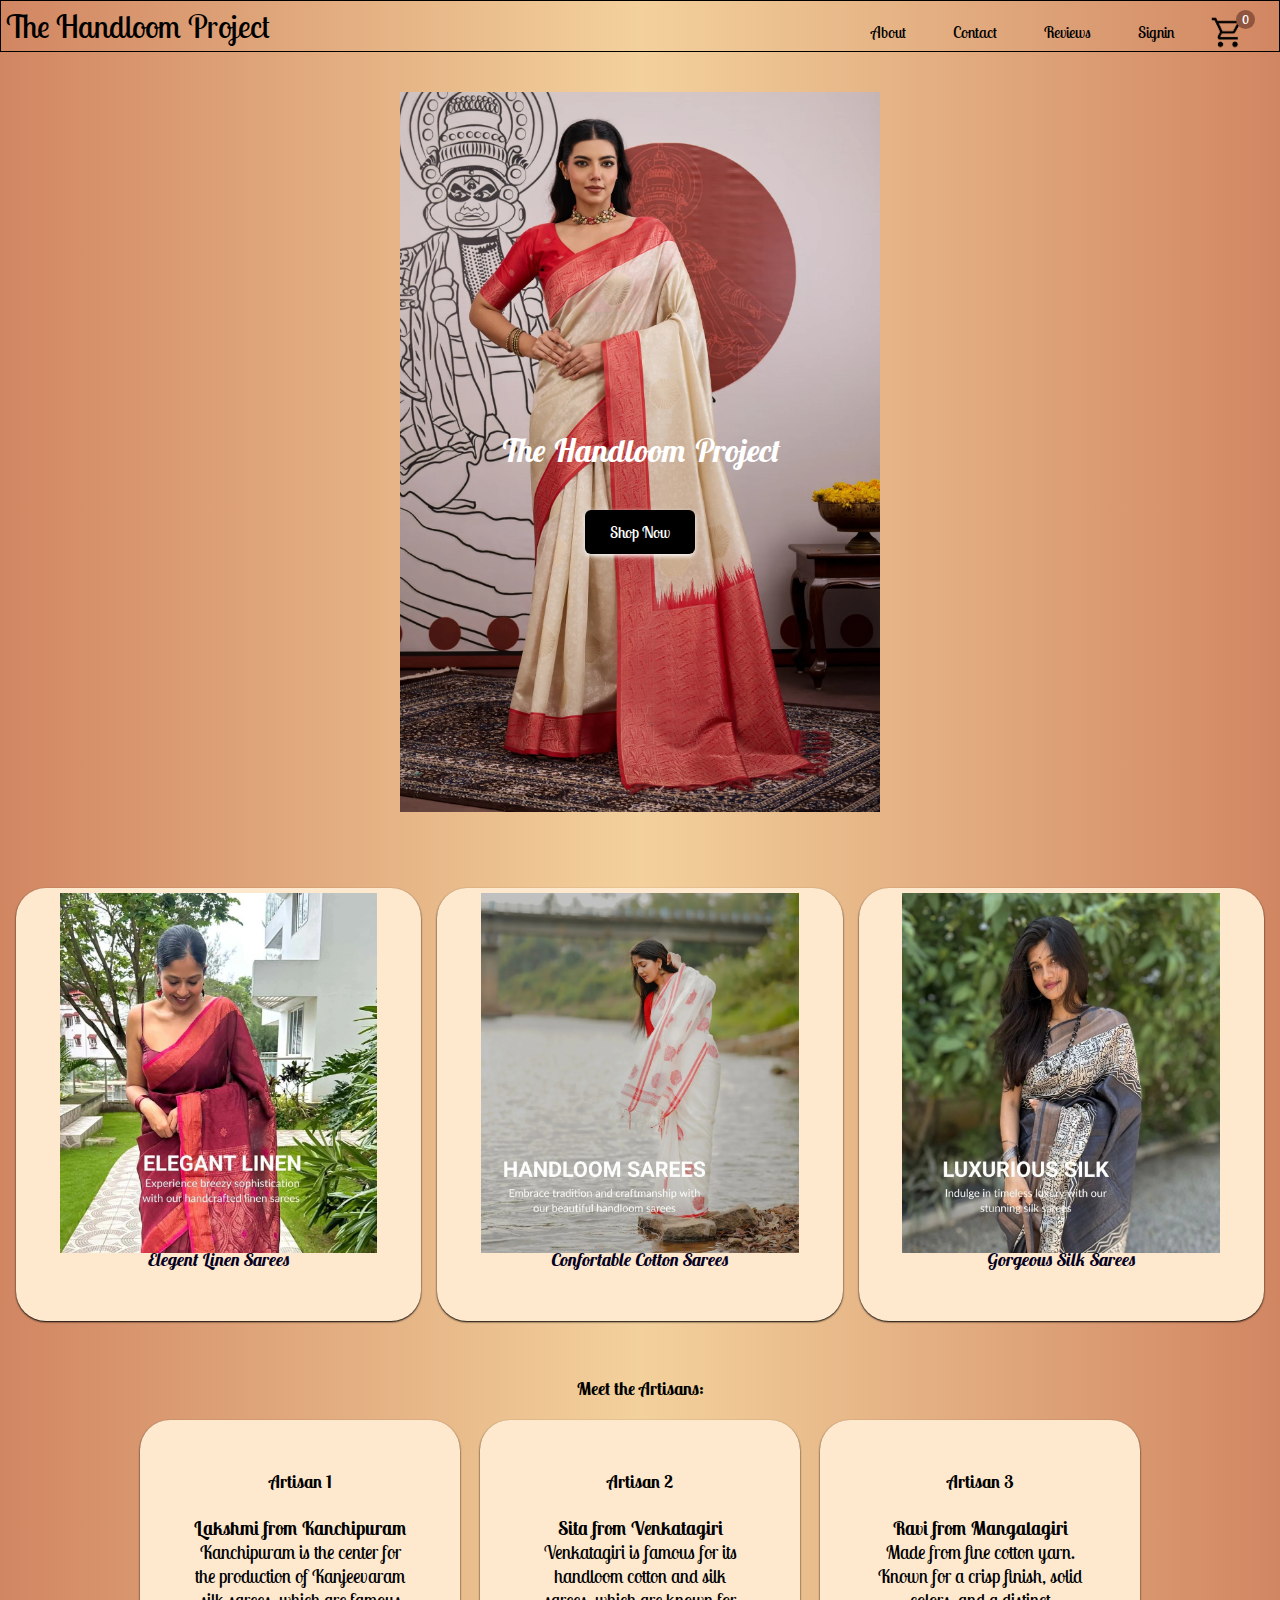
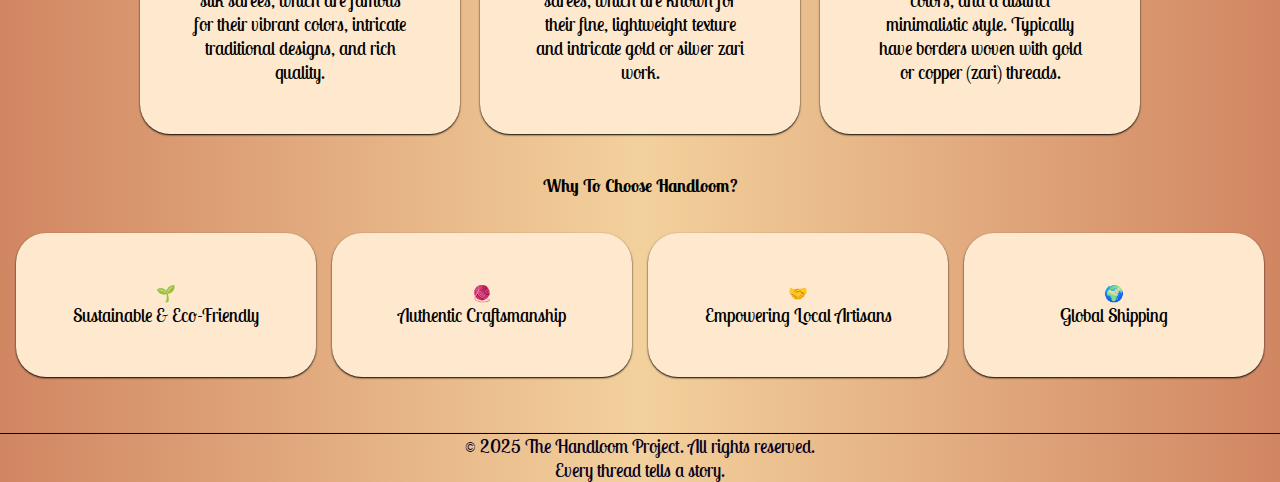
<file: index.html>
<!DOCTYPE html>
<html lang="en">
<head>
    <meta charset="UTF-8">
    <meta name="viewport" content="width=device-width, initial-scale=1.0">
    <title>Product Gallery Layout</title>
    <link rel="stylesheet" href="Style.css">
    <style>
        
       
    </style>
</head>
<body>
    <header>
      <div class="header-1">
       The Handloom Project
      </div>
      <div class="header-2">
    <nav>
      <span><a href="About.html">About</a></span>
      <span><a href="contact.html">Contact</a></span>
      <span><a href="review.html">Reviews</a></span>
      <span><a href="signin.html">Signin</a></span>&nbsp;&nbsp;&nbsp;&nbsp;&nbsp;
      <span><a href="cart.html" class="cart-icon">
    <img src="cart.png" alt="Cart">
    <span id="cart-count">0</span>
  </a></span>
    </nav>
    </div>
    </header>

    <br><br>
    <section id="hero" class="hero">
      <br><br><br><br>
      <span><h1><b><i>The Handloom Project</i></b></h1></span>
      <br><br>
      <button class="shopbtn" onclick="window.location.href = 'page1.html'">Shop Now</button>
    </section>
<br><br><br>
    <main>
   <section class="explore">
    <div class="product">
        <div class="img">
        <img src="images/Linen.jpg" alt="linen saree"/>
        </div>
        <br><br>
        <div class="pinfo">
        <h2><i>Elegent Linen Sarees</i></h2>
        </div>
    </div>

    <div class="product">
        <div class="img">
        <img src="images/cotton.jpg" alt="cotton saree"/>
        </div>
        <br><br>
        <div class="pinfo">
          <h2><i>Confortable Cotton Sarees</i></h2>
    </div>
    </div>

    <div class="product">
        <div class="img">
        <img src="images/silk.jpg" alt="silk saree"/>
        </div>
        <br><br>
        <div class="pinfo">
        <h2><i> Gorgeous Silk Sarees</i></h2>
    </div>
    </div>
   </section>
<br><br>
   <section>
    <h2>Meet the Artisans:</h2>
    <br>
    <div class="artisan">
      <div class="card">
        <h2>Artisan 1<h2>
        <br>
        <h3>Lakshmi from Kanchipuram</h3>
        <p>Kanchipuram is the center for the production of Kanjeevaram silk sarees, which are famous for their vibrant colors, intricate traditional designs, and rich quality.</p>
      </div>
      <div class="card">
        <h2>Artisan 2<h2>
        <br>
        <h3>Sita from Venkatagiri </h3>
        <p>Venkatagiri is famous for its handloom cotton and silk sarees, which are known for their fine, lightweight texture and intricate gold or silver zari work. </p>
      </div>
      <div class="card">
        <h2>Artisan 3<h2>
        <br>
        <h3>Ravi from Mangalagiri  </h3>
        <p>Made from fine cotton yarn. Known for a crisp finish, solid colors, and a distinct minimalistic style. Typically have borders woven with gold or copper (zari) threads.  </p>
      </div>
    </div>
  </section>
<br><br>
  <section class="why">
    <h2>Why To Choose Handloom?</h2>
    <br>
    <div class="why-item">
      <div class="item">
        <span>🌱</span>
        <p>Sustainable & Eco-Friendly</p>
      </div>
      <div class="item">
        <span>🧶</span>
        <p>Authentic Craftsmanship</p>
      </div>
      <div class="item">
        <span>🤝</span>
        <p>Empowering Local Artisans</p>
      </div>
      <div class="item">
        <span>🌍</span>
        <p>Global Shipping</p>
      </div>
    </div>
  </section>
</main>
<br><br>
<footer>
    <p>© 2025 The Handloom Project. All rights reserved.</p>
    <p>Every thread tells a story.</p>
  </footer>

  <script>
    
    const hero = document.getElementById("hero");

    // Background images for the hero section
    const images = [
      "images/h1.webp",
      "images/h2.jpg",
      "images/h3.avif"
    ];

    let index = 0;

    function changeBackground() {
      hero.style.backgroundImage = `url('${images[index]}')`;
      index = (index + 1) % images.length;
    }

    // Initial background setup
    changeBackground();
    setInterval(changeBackground, 4000);
  </script>
</body>
</html>
</file>
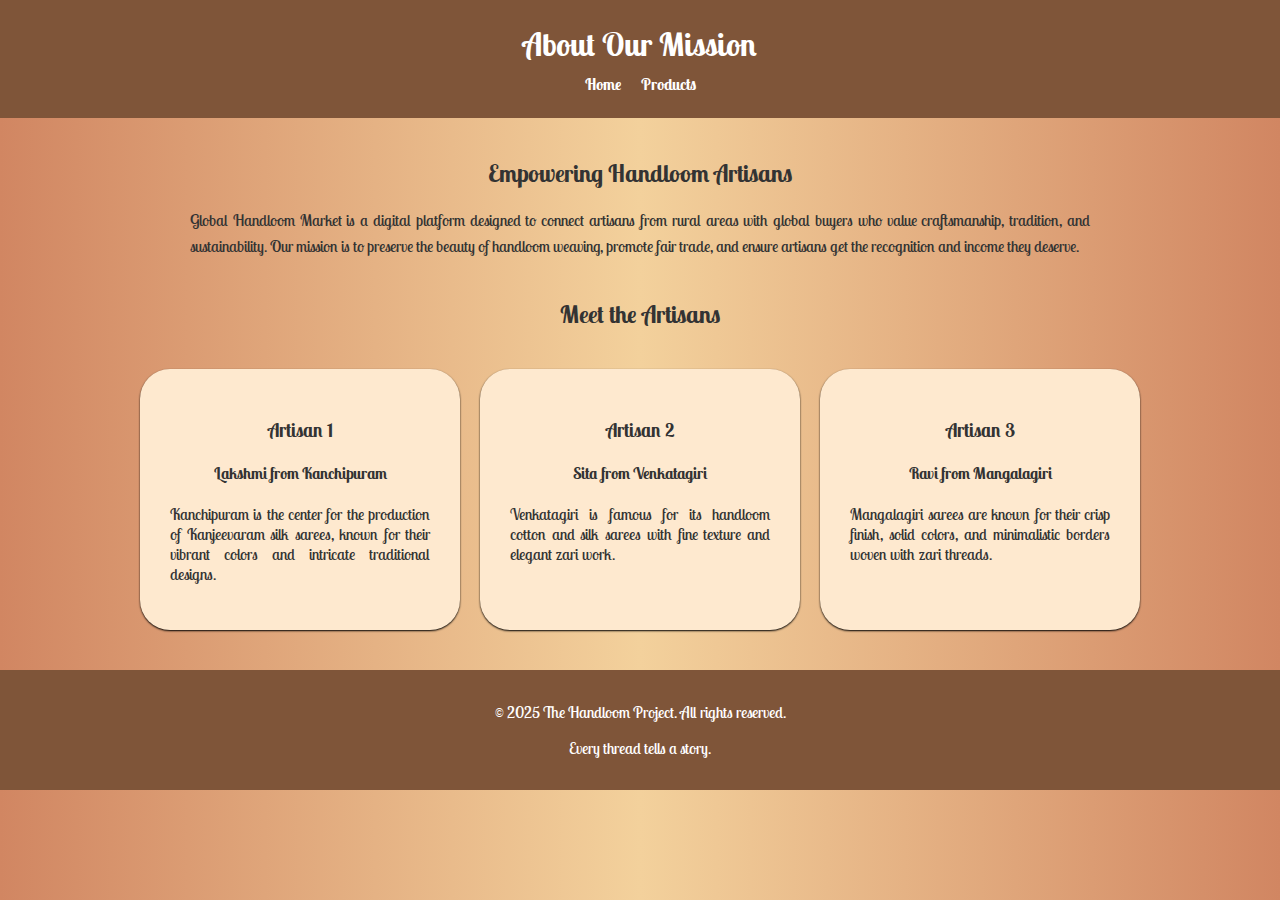
<file: About.html>
<!DOCTYPE html>
<html lang="en">
<head>
<meta charset="UTF-8">
<meta name="viewport" content="width=device-width, initial-scale=1.0">
<title>About Us - Global Handloom Market</title>

<style>
@import url('https://fonts.googleapis.com/css2?family=Lobster+Two&display=swap');

body{
  font-family:"Lobster Two", cursive;
  margin: 0;
  padding: 0;
  font-size: medium;
  background: linear-gradient(to right,#d18662,#f3d19c,#d18662);
  color: #333;
}

/* HEADER */
header {
  background-color: #7f5539;
  color: #fff;
  padding: 1.5rem 0;
  display: flex;
  flex-direction: column;
  align-items: center;
}

header h1 {
  margin: 0;
  text-align: center;
}

nav {
  margin-top: 10px;
}

nav ul {
  list-style: none;
  display: flex;
  gap: 20px;
  padding: 0;
  margin: 0;
}

nav a {
  color: white;
  text-decoration: none;
  font-weight: bold;
}

nav a:hover {
  text-decoration: underline;
}

/* ABOUT SECTION */
.about {
  max-width: 900px;
  margin: 40px auto;
  padding: 0 20px;
}

.about h2 {
  text-align: center;
}

.about p {
  text-align: justify;
  line-height: 1.6;
}

/* ARTISANS */
.artisan {
  display: grid;
  grid-template-columns: repeat(auto-fit, minmax(250px, 1fr));
  gap: 20px;
  max-width: 1000px;
  margin: 40px auto;
  padding: 0 20px;
}

.card {
  background-color: rgb(254, 233, 207);
  border-radius: 30px;
  box-shadow: 0px 1px 2px black;
  padding: 30px;
  text-align: center;
  transition: box-shadow 0.2s ease;
}

.card:hover {
  box-shadow: 0 4px 15px black;
}

.card p {
  text-align: justify;
}

/* FOOTER */
footer {
  background-color: #7f5539;
  color: white;
  padding: 1rem;
  margin-top: 2rem;
  text-align: center;
}

/* RESPONSIVE */
@media (max-width: 600px) {
  nav ul {
    flex-direction: column;
    align-items: center;
  }
}
</style>
</head>

<body>

<header>
  <h1>About Our Mission</h1>
  <nav>
    <ul>
      <li><a href="index.html">Home</a></li>
      <li><a href="page1.html">Products</a></li>
    </ul>
  </nav>
</header>

<section class="about">
  <h2>Empowering Handloom Artisans</h2>
  <p>
    Global Handloom Market is a digital platform designed to connect artisans from rural areas 
    with global buyers who value craftsmanship, tradition, and sustainability.
    Our mission is to preserve the beauty of handloom weaving, promote fair trade, 
    and ensure artisans get the recognition and income they deserve.
  </p>
</section>

<section>
  <h2 style="text-align:center;">Meet the Artisans</h2>
  <div class="artisan">
    <div class="card">
      <h3>Artisan 1</h3>
      <h4>Lakshmi from Kanchipuram</h4>
      <p>
        Kanchipuram is the center for the production of Kanjeevaram silk sarees, known for their
        vibrant colors and intricate traditional designs.
      </p>
    </div>

    <div class="card">
      <h3>Artisan 2</h3>
      <h4>Sita from Venkatagiri</h4>
      <p>
        Venkatagiri is famous for its handloom cotton and silk sarees with fine texture and
        elegant zari work.
      </p>
    </div>

    <div class="card">
      <h3>Artisan 3</h3>
      <h4>Ravi from Mangalagiri</h4>
      <p>
        Mangalagiri sarees are known for their crisp finish, solid colors, and minimalistic
        borders woven with zari threads.
      </p>
    </div>
  </div>
</section>

<footer>
  <p>© 2025 The Handloom Project. All rights reserved.</p>
  <p>Every thread tells a story.</p>
</footer>

</body>
</html>
</file>
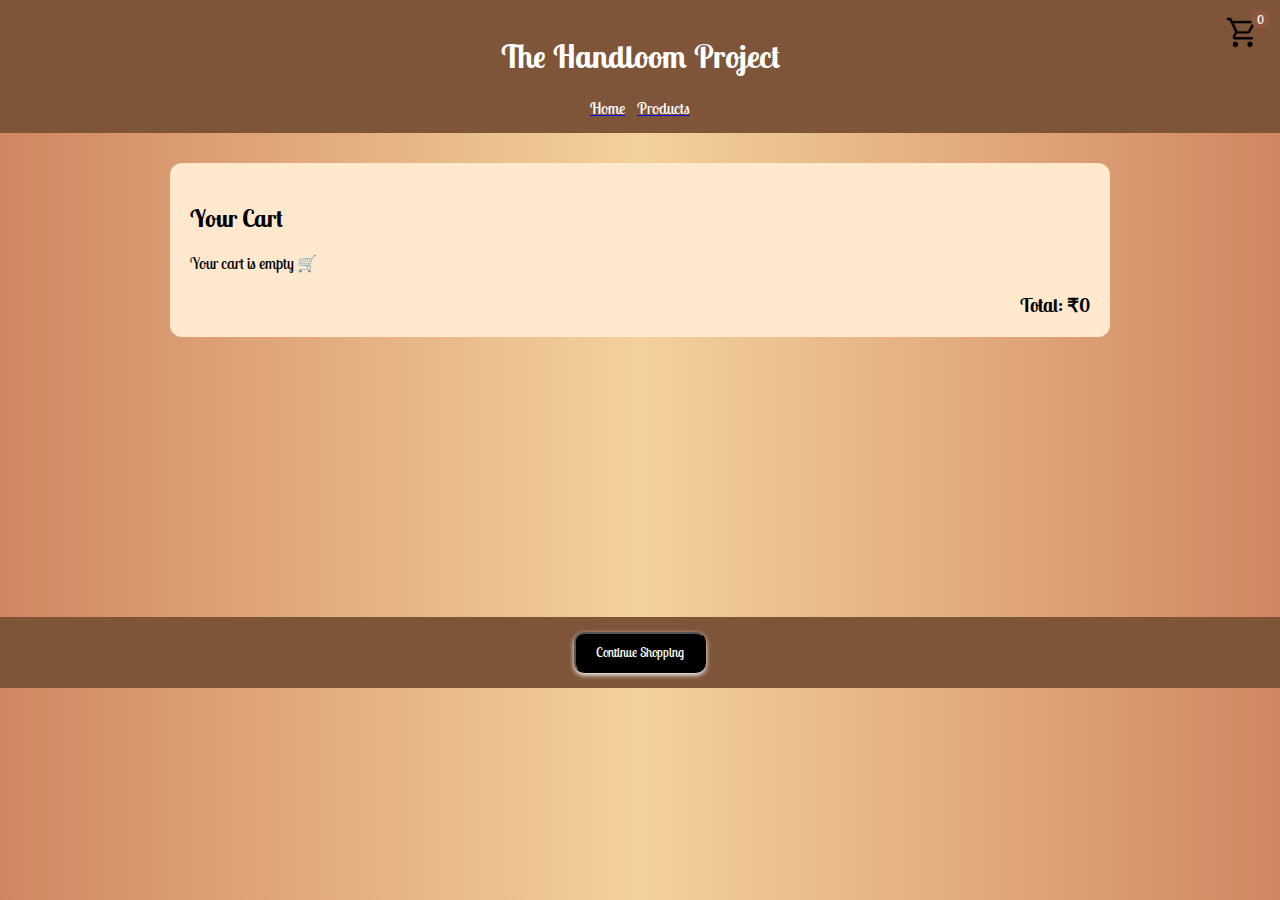
<file: cart.html>
<!DOCTYPE html>
<html lang="en">
<head>
<meta charset="UTF-8">
<meta name="viewport" content="width=device-width, initial-scale=1.0">
<title>Shopping Cart - The Handloom Project</title>

<style>
@import url('https://fonts.googleapis.com/css2?family=Lobster+Two&display=swap');

body {
  margin: 0;
  font-family: "Lobster Two", cursive;
  background: linear-gradient(to right,#d18662,#f3d19c,#d18662);
}

header {
  background-color: #7f5539;
  color: white;
  text-align: center;
  padding: 15px;
  position: relative;
}

#home{
  color:white;
  text-decoration: none;
}

#product{
 color:white;
  text-decoration: none;
}

.cart-icon {
  position: absolute;
  right: 20px;
  top: 15px;
}

.cart-icon img {
  width: 35px;
}

#cart-count {
  position: absolute;
  top: -5px;
  right: -10px;
  background:#8f553f ;
  color: white;
  font-size: 12px;
  padding: 2px 6px;
  border-radius: 50%;
}

.cart-container {
  max-width: 900px;
  margin: 30px auto;
  background: rgb(254,233,207);
  padding: 20px;
  border-radius: 12px;
}

.cart-item {
  display: flex;
  justify-content: space-between;
  align-items: center;
  margin-bottom: 15px;
  padding: 10px;
  background: #fff0e0;
  border-radius: 8px;
}

.cart-item h3 {
  margin: 0;
}

.cart-item button {
  padding: 5px 10px;
  background-color: #7f5539;
  color: white;
  border: none;
  border-radius: 5px;
  cursor: pointer;
}

.cart-item button:hover {
  background-color: #8f553f;
}

.total {
  text-align: right;
  font-weight: bold;
  font-size: 1.2em;
  margin-top: 20px;
}

footer {
  background-color: #7f5539;
  color: white;
  text-align: center;
  padding: 15px;
  margin-top: 30px;
}

footer button {
  background-color: black;
  color: white;
  border-radius: 10px;
  box-shadow: 0 2px 5px white;
  font-family: "Lobster Two", cursive;
  padding: 10px 20px;
  cursor: pointer;
}

footer button:hover {
  background-color: #333;
}
</style>
</head>

<body>

<header>
  <h1>The Handloom Project</h1>
  <a href="index.html">
  <span id="home">Home</span></a>&nbsp;&nbsp;&nbsp;
  <a href="page1.html">
  <span id="product">Products</span></a>
  <a href="cart.html" class="cart-icon">
    <img src="cart.png" alt="Cart">
    <span id="cart-count">0</span>
  </a>
</header>

<div class="cart-container" id="cart-container">
  <h2>Your Cart</h2>
  <div id="cart-items"></div>
  <div class="total" id="cart-total">Total: ₹0</div>
</div>
<br><br><br><br><br><br><br><br><br><br><br>
<footer>
  <button onclick="window.location.href='index.html'">Continue Shopping</button>
</footer>

<script>
function updateCartCount() {
  let cart = JSON.parse(localStorage.getItem("cart")) || [];
  let totalQty = cart.reduce((sum, item) => sum + (item.qty || 1), 0);
  document.getElementById("cart-count").innerText = totalQty;
}

function renderCart() {
  const cartContainer = document.getElementById('cart-items');
  const totalContainer = document.getElementById('cart-total');
  let cart = JSON.parse(localStorage.getItem("cart")) || [];

  cartContainer.innerHTML = '';
  let grandTotal = 0;

  if (cart.length === 0) {
    cartContainer.innerHTML = "<p>Your cart is empty 🛒</p>";
    totalContainer.innerText = "Total: ₹0";
    return;
  }

  cart.forEach((item, index) => {
    item.qty = item.qty || 1; // safety

    let itemTotal = item.price * item.qty;
    grandTotal += itemTotal;

    const div = document.createElement('div');
    div.className = 'cart-item';
    div.innerHTML = `
      <div>
        <h3>${item.name}</h3>
        <p>₹${item.price} × ${item.qty} = ₹${itemTotal}</p>
      </div>
      <div>
        <button onclick="changeQty(${index}, -1)">-</button>
        <button onclick="changeQty(${index}, 1)">+</button>
        <button onclick="removeItem(${index})">Remove</button>
      </div>
    `;
    cartContainer.appendChild(div);
  });

  totalContainer.innerText = `Total: ₹${grandTotal}`;
}

function changeQty(index, delta) {
  let cart = JSON.parse(localStorage.getItem("cart")) || [];
  cart[index].qty = (cart[index].qty || 1) + delta;

  if (cart[index].qty <= 0) cart.splice(index, 1);

  localStorage.setItem("cart", JSON.stringify(cart));
  renderCart();
  updateCartCount();
}

function removeItem(index) {
  let cart = JSON.parse(localStorage.getItem("cart")) || [];
  cart.splice(index, 1);
  localStorage.setItem("cart", JSON.stringify(cart));
  renderCart();
  updateCartCount();
}

window.onload = function () {
  renderCart();
  updateCartCount();
};
</script>


</body>
</html>
</file>
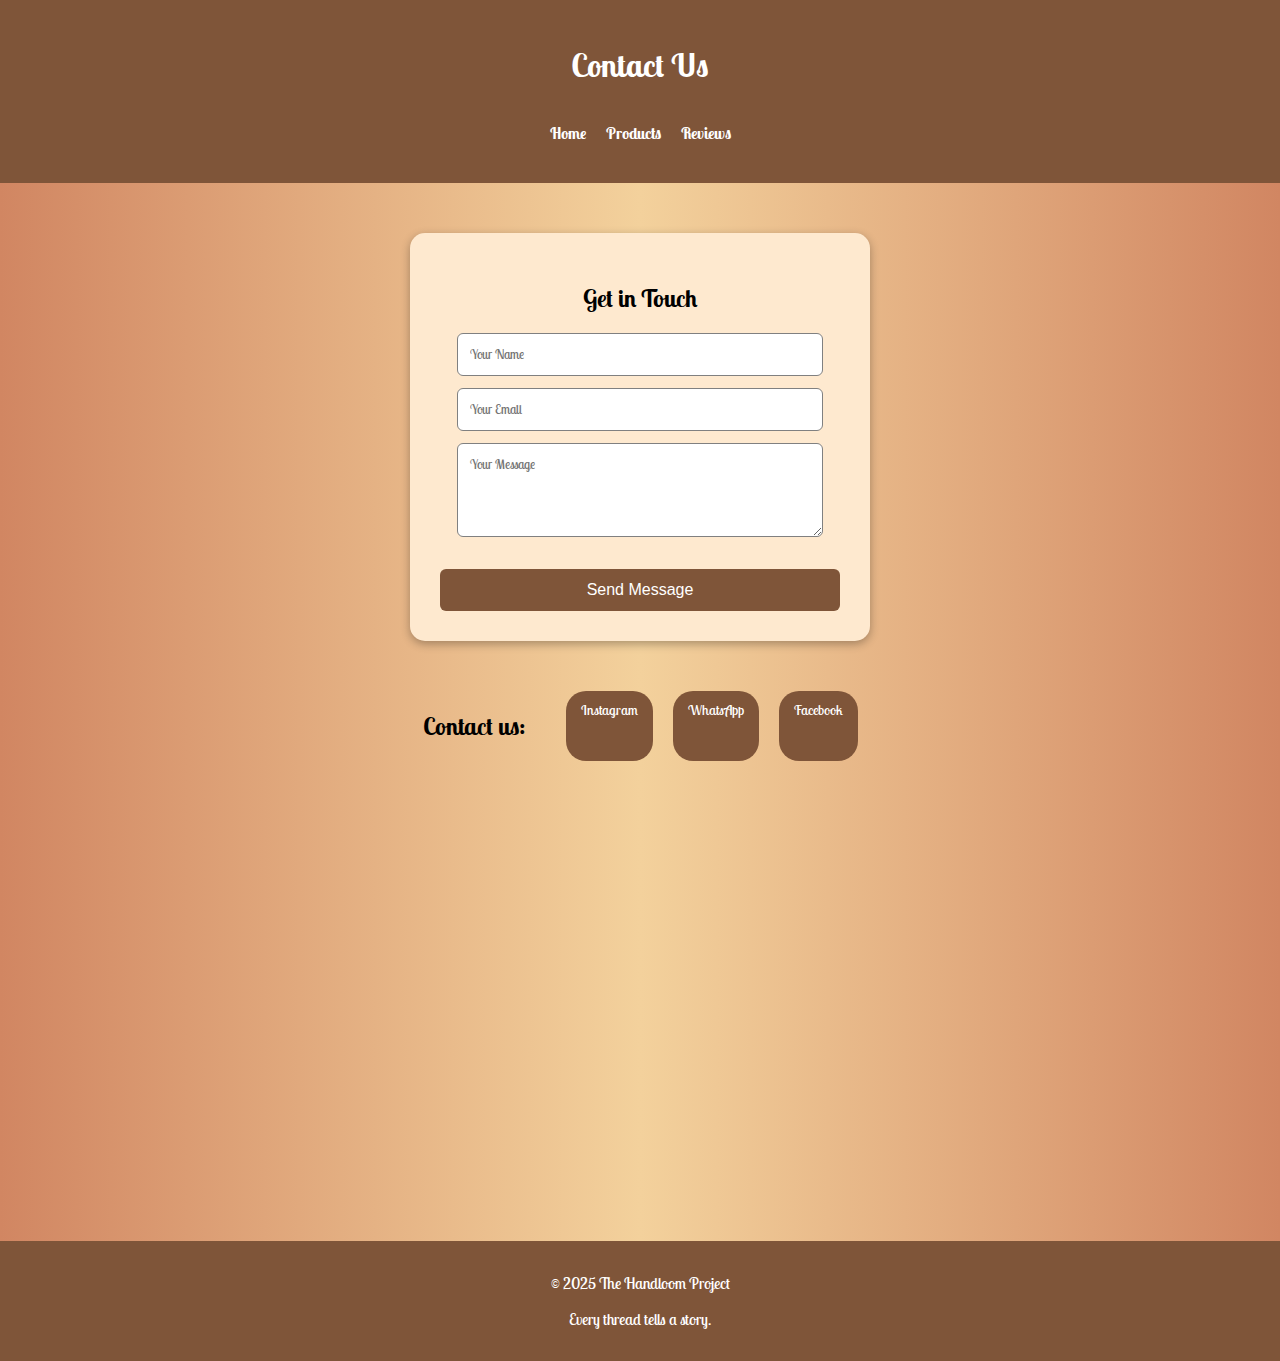
<file: contact.html>
<!DOCTYPE html>
<html lang="en">
<head>
  <meta charset="UTF-8">
  <title>Contact Us</title>
  <meta name="viewport" content="width=device-width, initial-scale=1.0">

  <style>
    @import url('https://fonts.googleapis.com/css2?family=Lobster+Two&display=swap');

    body {
      font-family: "Lobster Two", cursive;
      margin: 0;
      justify-content: center;
      align-items: center;
      background: linear-gradient(to right,#d18662,#f3d19c,#d18662);
    }

    header {
      background-color: #7f5539;
      color: white;
      padding: 1.5rem 0;
      display: flex;
      flex-direction: column;
      align-items: center;
    }

    nav ul {
      list-style: none;
      display: flex;
      gap: 20px;
      padding: 0;
    }

    nav a {
      color: white;
      text-decoration: none;
      font-weight: bold;
    }

.contact-box {
  background: rgb(254, 233, 207);
  max-width: 400px;
  margin: 50px auto;
  padding: 30px;
  border-radius: 15px;
  box-shadow: 0 3px 10px rgba(0,0,0,0.3);
  text-align: center;
}

 input,textarea {
  width: 85%;
  padding: 12px;
  margin: 12px auto;
  display: block;
  border-radius: 6px;
  border: 1px solid gray;
  font-family: inherit;
  
}

button {
      width: 100%;
      padding: 12px;
      background: #7f5539;
      color: white;
      border: none;
      border-radius: 6px;
      font-size: 16px;
      cursor: pointer;
    }

 button:hover {
      background: #8f553f;
    }

.social-links {
  display: flex;
  justify-content: center;
  gap: 20px;
  margin-top: 20px;
}

.social-links a {
  text-decoration: none;
  background: #7f5539;
  color: white;
  padding: 10px 15px;
  border-radius: 20px;
  font-size: 14px;
}

.social-links a:hover {
  background: #8f553f;
}


.map-container {
  display: flex;
  justify-content: center;
  margin: 40px 0;
}

.map-container iframe {
  width: 80%;
  max-width: 600px;
  height: 400px;
  border: 0;
  border-radius: 15px;
}

    footer {
      background-color: #7f5539;
      color: white;
      text-align: center;
      padding: 1rem;
      margin-top: 40px;
    }

  </style>
</head>

<body>

<header>
  <h1>Contact Us</h1>
  <nav>
    <ul>
      <li><a href="index.html">Home</a></li>
      <li><a href="page1.html">Products</a></li>
      <li><a href="review.html">Reviews</a></li>
    </ul>
  </nav>
</header>

<div class="contact-box">
  <h2>Get in Touch</h2>
  <form>
    <input type="text" placeholder="Your Name" required>
    <input type="email" placeholder="Your Email" required>
    <textarea rows="4" placeholder="Your Message" required></textarea><br>
    <button type="submit">Send Message</button>
  </form>
  </div>

  <div class="social-links">
    <h2>Contact us:</h2><br>
  <a href="https://www.instagram.com" target="_blank">Instagram</a>
  <a href="https://wa.me/919999999999" target="_blank">WhatsApp</a>
  <a href="https://www.facebook.com" target="_blank">Facebook</a>
</div>

  <div class="map-container">
  <iframe 
    src="https://www.google.com/maps/embed?pb=!1m18!1m12!1m3!1d5338.350618023536!2d80.61689731860928!3d16.44685492651616!2m3!1f0!2f0!3f0!3m2!1i1024!2i768!4f13.1!3m3!1m2!1s0x3a35f0910134004b%3A0x99bea7e546a79a42!2sADITYA%20ELITE!5e0!3m2!1sen!2sin!4v1766186660142!5m2!1sen!2sin"
    allowfullscreen
    loading="lazy">
  </iframe>
</div>


<footer>
  <p>© 2025 The Handloom Project</p>
   <p>Every thread tells a story.</p>
</footer>

</body>
</html>
</file>
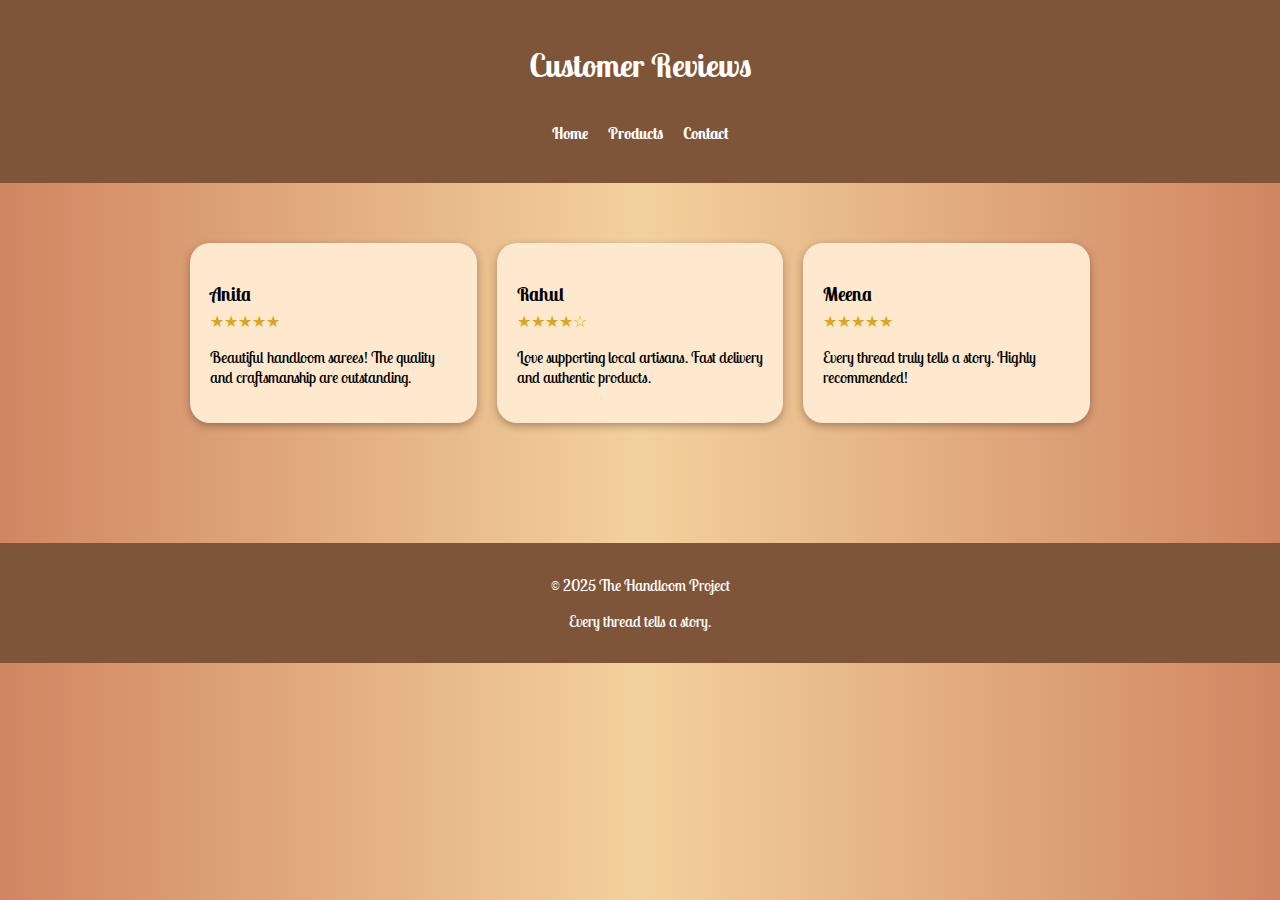
<file: review.html>
<!DOCTYPE html>
<html lang="en">
<head>
  <meta charset="UTF-8">
  <title>Customer Reviews</title>
  <meta name="viewport" content="width=device-width, initial-scale=1.0">

  <style>
    @import url('https://fonts.googleapis.com/css2?family=Lobster+Two&display=swap');

    body {
      font-family: "Lobster Two", cursive;
      margin: 0;
      background: linear-gradient(to right,#d18662,#f3d19c,#d18662);
    }

    header {
      background-color: #7f5539;
      color: white;
      padding: 1.5rem 0;
      display: flex;
      flex-direction: column;
      align-items: center;
    }

    nav ul {
      list-style: none;
      display: flex;
      gap: 20px;
      padding: 0;
    }

    nav a {
      color: white;
      text-decoration: none;
      font-weight: bold;
    }

    .reviews {
      max-width: 900px;
      margin: 40px auto;
      display: grid;
      grid-template-columns: repeat(auto-fit, minmax(250px, 1fr));
      gap: 20px;
      padding: 20px;
    }

    .review-card {
      background: rgb(254, 233, 207);
      padding: 20px;
      border-radius: 20px;
      box-shadow: 0 3px 8px rgba(0,0,0,0.3);
    }

    .review-card h3 {
      margin-bottom: 5px;
    }

    .stars {
      color: goldenrod;
      margin-bottom: 10px;
    }

    footer {
      background-color: #7f5539;
      color: white;
      text-align: center;
      padding: 1rem;
      margin-top: 40px;
    }
  </style>
</head>

<body>

<header>
  <h1>Customer Reviews</h1>
  <nav>
    <ul>
      <li><a href="html.html">Home</a></li>
      <li><a href="page1.html">Products</a></li>
      <li><a href="contact.html">Contact</a></li>
    </ul>
  </nav>
</header>

<section class="reviews">
  <div class="review-card">
    <h3>Anita</h3>
    <div class="stars">★★★★★</div>
    <p>Beautiful handloom sarees! The quality and craftsmanship are outstanding.</p>
  </div>

  <div class="review-card">
    <h3>Rahul</h3>
    <div class="stars">★★★★☆</div>
    <p>Love supporting local artisans. Fast delivery and authentic products.</p>
  </div>

  <div class="review-card">
    <h3>Meena</h3>
    <div class="stars">★★★★★</div>
    <p>Every thread truly tells a story. Highly recommended!</p>
  </div>
</section>
<br>
<footer>
  <p>© 2025 The Handloom Project</p>
   <p>Every thread tells a story.</p>
</footer>

</body>
</html>
</file>
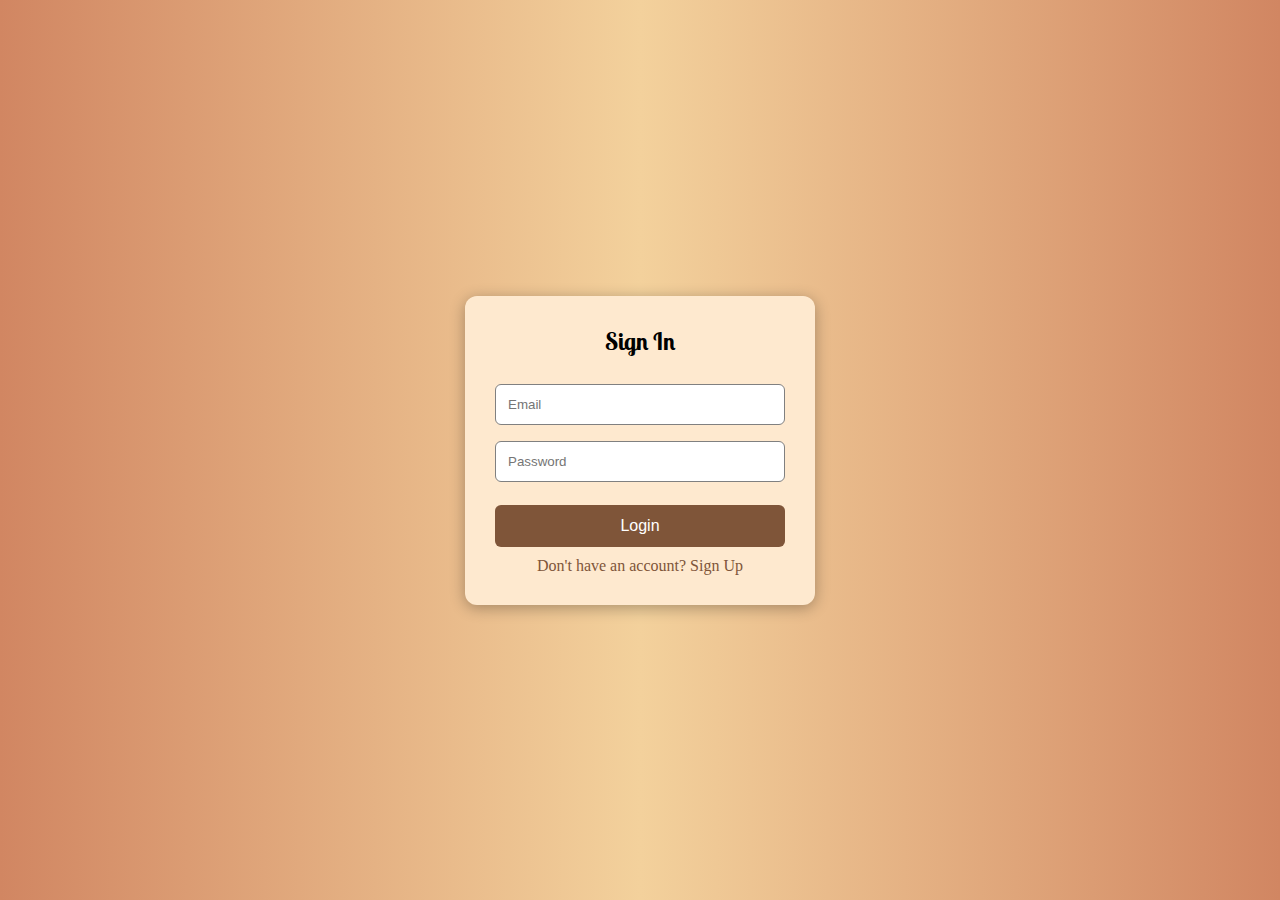
<file: signin.html>
<!DOCTYPE html>
<html lang="en">
<head>
    <meta charset="UTF-8">
    <meta name="viewport" content="width=device-width, initial-scale=1.0">
    <title>Sign In</title>

    <style>
        @import url('https://fonts.googleapis.com/css2?family=Lobster+Two:ital,wght@0,400;0,700;1,400;1,700&display=swap');
        * {
            margin: 0;
            padding: 0;
            box-sizing: border-box;
        }
        
        body {
            background: linear-gradient(to right,#d18662, #f3d19c, #d18662);
            font-family: 'Times New Roman', Times, serif;
            display: flex;
            justify-content: center;             /* horizontal center */
            align-items: center;  
            height: 100vh;
        }

        .signin-box {
            background-color: rgb(254, 233, 207);
            padding: 30px;
            width: 350px;
            border-radius: 12px;
            box-shadow: 0px 3px 15px rgba(0,0,0,0.3);
            text-align: center;
        }

        h2 {
            margin-bottom: 20px;
            font-family: 'Lobster Two', cursive;
        }

        input {
            width: 100%;
            padding: 12px;
            margin: 8px 0;
            border-radius: 6px;
            border: 1px solid grey;
        }

        button {
            width: 100%;
            padding: 12px;
            margin-top: 15px;
            background: #7f5539;
            border: none;
            color: white;
            border-radius: 6px;
            cursor: pointer;
            font-size: 16px;
        }

        button:hover {
            background: #8f553f;
        }

        a {
            display: block;
            margin-top: 10px;
            text-decoration: none;
            color: #7f5539;
        }
    </style>
    
</head>
<body>

<div class="signin-box">
    <h2>Sign In</h2>
    <form id="signin-form">
        <input type="email" name="em" placeholder="Email" required>
        <input type="password" name="pw" placeholder="Password" required>
        <button type="submit">Login</button>
        <a href="signup.html">Don't have an account? Sign Up</a>
     </form> 
</div>
<script>
document.getElementById("signin-form").addEventListener("submit", function(event) {
    event.preventDefault();

    const fd = new FormData(event.target);
    const email = fd.get("em");
    const password = fd.get("pw");

    const users = JSON.parse(localStorage.getItem("users")) || [];

    const found = users.find(u => u.email === email && u.password === password);

    if(found){
        alert("Login Successful!");
        localStorage.setItem("isLoggedIn", "true");
        // redirect to products as login is successful
        window.location.href = "page1.html";   
    }
    else {
        alert("Invalid Email or Password!");
        //As user not available it redirects to signup page
        window.location.href = "signup.html"; 
    }
});
    </script>

</body>
</html>
</file>
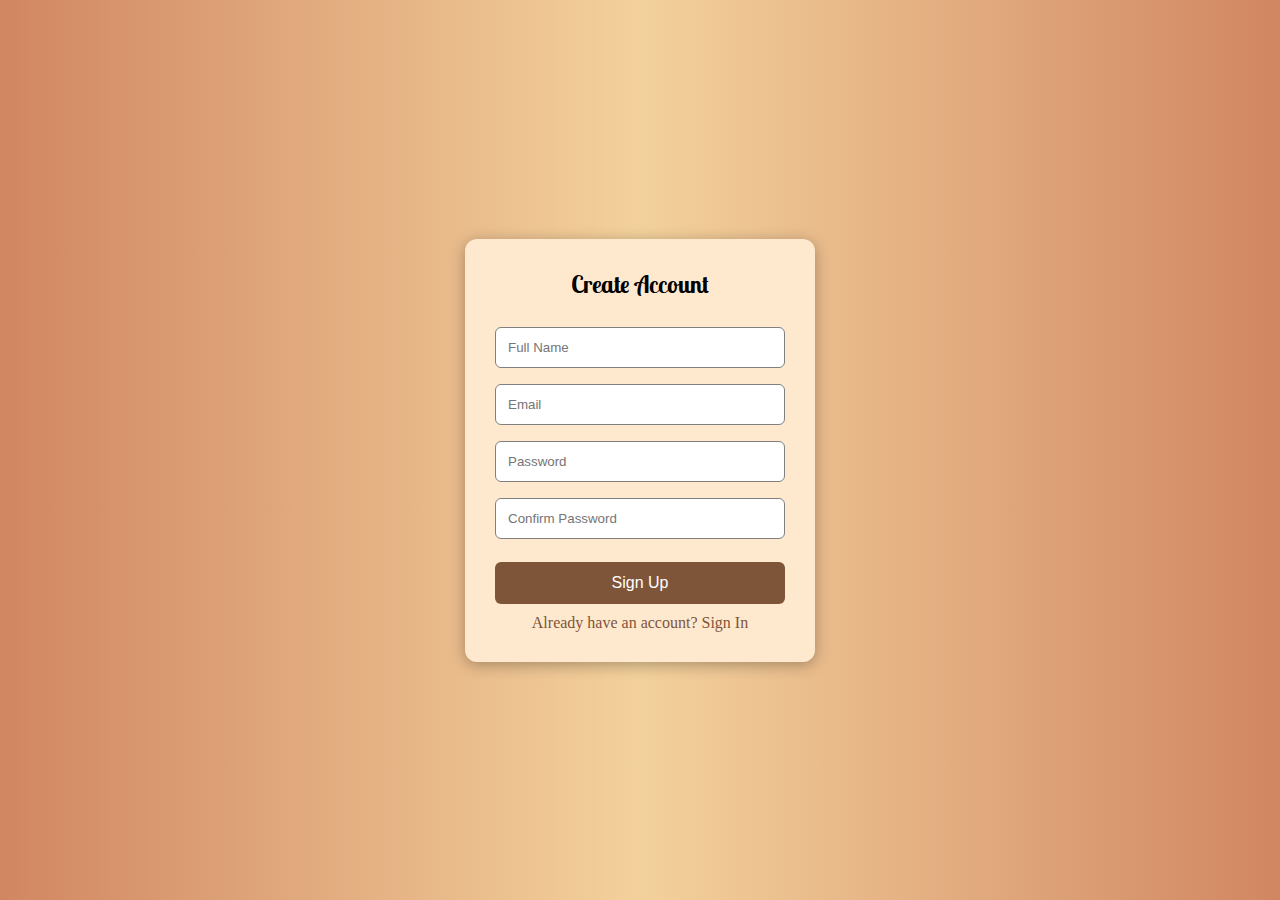
<file: signup.html>
<!DOCTYPE html>
<html lang="en">
<head>
    <meta charset="UTF-8">
    <meta name="viewport" content="width=device-width, initial-scale=1.0">
    <title>Sign Up</title>

    <style>
        @import url('https://fonts.googleapis.com/css2?family=Lobster+Two:ital,wght@0,400;0,700;1,400;1,700&display=swap');
        * {
            margin: 0;
            padding: 0;
            box-sizing: border-box;
        }
        
        body {
            background: linear-gradient(to right,#d18662, #f3d19c, #d18662);
            font-family: 'Times New Roman', Times, serif;
            display: flex;
            justify-content: center;             /* horizontal center */
            align-items: center;  
            height: 100vh;
        }

        .signup-box {
            background-color:rgb(254, 233, 207);
            padding: 30px;
            width: 350px;
            border-radius: 12px;
            box-shadow: 0px 3px 15px rgba(0,0,0,0.3);
            text-align: center;
        }

        h2 {
            margin-bottom: 20px;
            font-family: 'Lobster Two', cursive;
        }

        input {
            width: 100%;
            padding: 12px;
            margin: 8px 0;
            border-radius: 6px;
            border: 1px solid gray;
        }

        button {
            width: 100%;
            padding: 12px;
            margin-top: 15px;
            background: #7f5539;
            border: none;
            color: white;
            border-radius: 6px;
            cursor: pointer;
            font-size: 16px;
        }

        button:hover {
            background: #8f553f;
        }

        a {
            display: block;
            margin-top: 10px;
            text-decoration: none;
            color: #7f5539;
        }
    </style>

    <script>
        function goToSignin() {
            window.location.href = "signin.html";
        }
    </script>
    
</head>
<body>

<div class="signup-box">
    <h2>Create Account</h2>
    <form id="signup-form">
    <input type="text" name="un" placeholder="Full Name" required />
    <input type="email"  name="em" placeholder="Email" required />
    <input type="password" name="pw" placeholder="Password" required />
    <input type="password" name="cpw" placeholder="Confirm Password" required />

    <button type="submit">Sign Up</button>

    <a href="signin.html">Already have an account? Sign In</a>
    </form>
</div>
<script>
document.getElementById("signup-form").addEventListener("submit", function(event) {
    event.preventDefault();
    const fd = new FormData(event.target);
    const name = fd.get("un");
    const email = fd.get("em");
    const password = fd.get("pw");
    const confirm = fd.get("cpw");

    // Check if passwords match
    if(password !== confirm){
        alert("Passwords do not match!");
        return;
    }
            else {
                const userData = {
                    username: fd.get("un"),
                    email: fd.get("em"),
                    password: fd.get("pw")
                };
                if(localStorage.getItem("users")) {
                    const users = JSON.parse(localStorage.getItem("users"));
                    users.push(userData);
                    localStorage.setItem("users", JSON.stringify(users));
                } 
                else {
                    localStorage.setItem("users", JSON.stringify([userData]));
                }
                alert("Sign Up Successful!");
                window.location.href = "page1.html";
            }
        })
    </script>
    
</body>
</html>
</file>
<file: Style.css>
@import url('https://fonts.googleapis.com/css2?family=Lobster+Two:ital,wght@0,400;0,700;1,400;1,700&display=swap');
* {
    margin: 0;
    padding: 0;
    box-sizing: border-box;
}

body{
font-family: "Lobster Two", cursive;
background:linear-gradient(to right,#d18662, #f3d19c, #d18662);
}

/*Hero*/
.hero button{
background-color: black;
color: white;
border: none;
padding: 12px 25px;
border-radius: 6px;
cursor: pointer;
font-size: 16px;
transition: background-color 0.3s ease;
}
.hero{
background-image: url('images/h1.webp'); 
background-size: contain;
background-position: center;
background-repeat: no-repeat;
position: relative;
height: 80vh;
display: flex;
flex-direction: column;
justify-content: center;
align-items: center;
text-align: center;
color: white;
transition: background-image 1s ease-in-out;
}

.header-2 nav span a {
  text-decoration: none;
  color: black;
  margin: 0 15px;
  font-weight: 500;
  font-size: medium;
}

header{
display: flex;
border: 1px solid black;;
grid-column: 1/2;
grid-row: 1/2;
color: white;
padding: 5px;

}

.header-1{
width: 53vw;
text-align: left;
color: black ;
font-size: 2rem;

}
.header-2{
width: 43vw;
text-align: right;
font-size: 2rem;
}
.header-2 span{
margin-left: 10px;
}

a{
    color: black;
}

p{
    font-family: "Lobster Two", cursive;
    font-size: 1.2rem;
}

/*Artisan*/
.artisan{
display: grid;
grid-template-columns: repeat(auto-fit, minmax(250px, 1fr));
gap: 20px;
max-width: 1000px;
margin: 0 auto;
}
.card{
    text-align: center;
    display: flex;
    flex-direction: column;
    background-color: rgb(254, 233, 207);
    border-radius: 30px;
    overflow: hidden;
    box-shadow: 0px 1px 2px black ;
    padding:50px;
    transition: transform 0.2s ease, box-shadow 0.2s ease;
}

.card:hover{
    box-shadow: 0 4px 15px black;
}

/*explore*/
.explore {
display: grid;
grid-template-columns: repeat(auto-fit, minmax(250px, 1fr));
gap: 1rem;
padding: 1rem;
}

h2{
    text-align: center;
}


/*products*/
.product{
    text-align: center;
    display: flex;
    flex-direction: column;
    background-color: rgb(254, 233, 207);
    border-radius: 30px;
    overflow: hidden;
    box-shadow: 0px 1px 2px black ;
    padding:50px;
    transition: transform 0.2s ease, box-shadow 0.2s ease;
}
.product:hover{
    box-shadow: 0 4px 15px black;
}
.product img{
    display: block;        
    margin: 0 auto;
    width: 40vw;
    height: 40vh;
    object-fit: contain;
}
.img{
    display: flex;
    justify-content: center; 
    align-items: center;     
    height: 30vh;
}
.pinfo{
    flex-grow: 1;
    font-size: 0.9rem;
    text-align: justify;
    color: rgb(6, 1, 31);;
}

h2{
    font-size: 1.1rem;
}

.product {
  position: relative;
  overflow: hidden;
}

.product::before {
  content: "";
  position: absolute;
  top: 0;
  left: -75%;
  width: 50%;
  height: 100%;
  background: linear-gradient(120deg, rgba(255,255,255,0.3), rgba(255,255,255,0));
  transform: skewX(-25deg);
}

.product:hover::before {
  left: 125%;
  transition: left 0.7s ease-in-out;
}

.product {
  position: relative;
  transition: 0.4s;
}

.product::after {
  content: "";
  position: absolute;
  inset: 0;
  border-radius: 12px;
  border: 2px solid transparent;
  transition: border-color 0.4s ease;
}

 button{
    border-radius: 10px;
    box-shadow: 0 2px 5px white;
    font-family: "Lobster Two", cursive;
 }

/*footer*/
footer{
    text-align: center;
    color: rgb(6, 1, 31);
    box-shadow: 0 1px 2px gray;
    border-top: 1px solid black;
}

/*Why*/
.why-item{
display: grid;
grid-template-columns: repeat(auto-fit, minmax(250px, 1fr));
gap: 1rem;
padding: 1rem;
}

.item {
text-align: center;
display: flex;
flex-direction: column;
background-color: rgb(254, 233, 207);
border-radius: 30px;
overflow: hidden;
box-shadow: 0px 1px 2px black ;
padding:50px;
transition: transform 0.2s ease, box-shadow 0.2s ease;
}

.item:hover{
    box-shadow: 0 4px 15px black;
}

/*cart*/
.cart-icon {
  position: absolute;
  right: 20px;
  top: 15px;
}

.cart-icon img {
  width: 35px;
}

#cart-count {
  position: absolute;
  top: -5px;
  right: -10px;
  background:#8f553f ;
  color: white;
  font-size: 12px;
  padding: 2px 6px;
  border-radius: 50%;
}


/*Responsive web */
@media(max-width:600px){
main {
margin: 10px;
padding: 15px;
}
.product img{
width: 50vw;
height: 60vh;
object-fit: contain;
}
}
</file>
